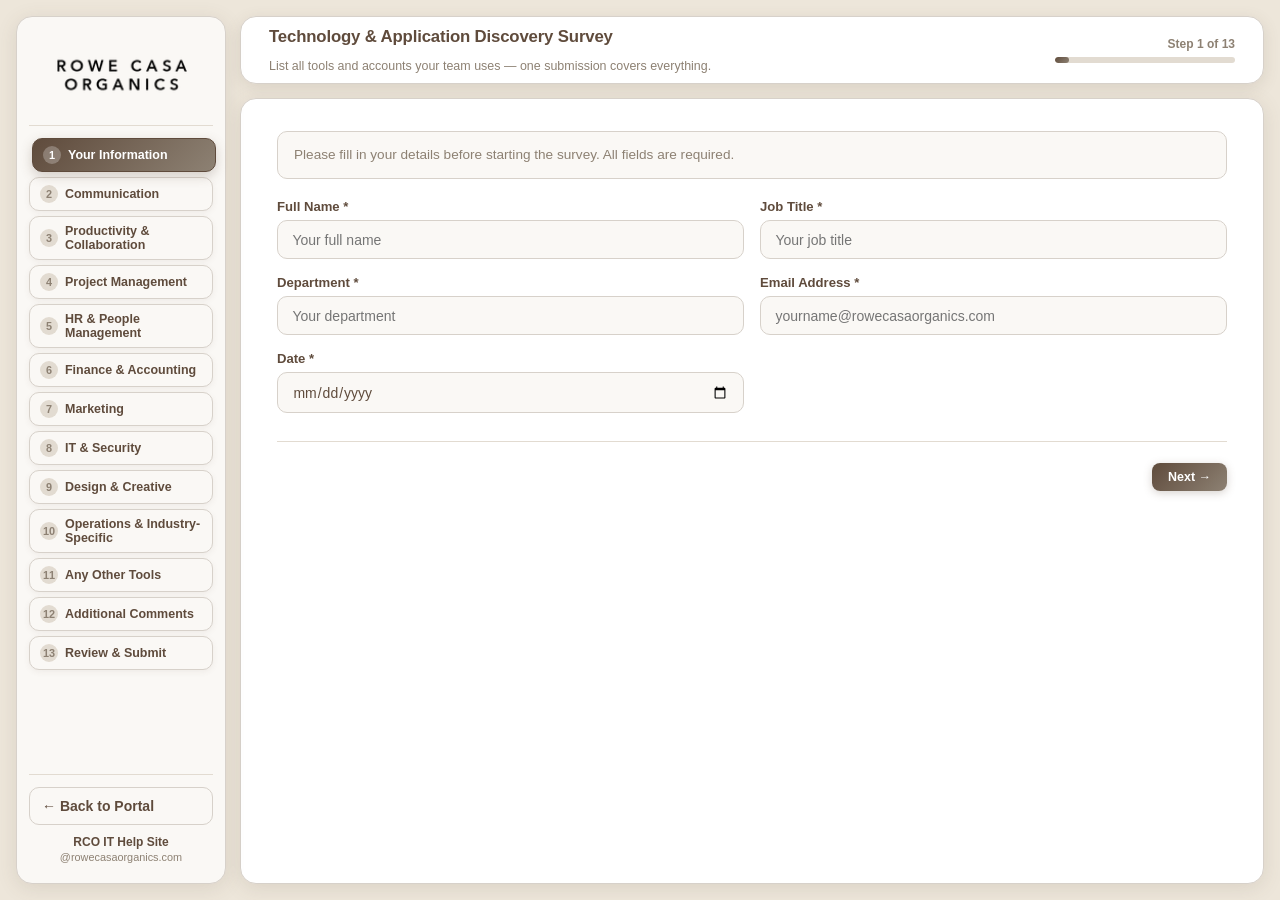
<file: tech-discovery.html>
<!DOCTYPE html>
<html lang="en">
<head>
  <meta charset="UTF-8"/>
  <meta name="viewport" content="width=device-width, initial-scale=1.0"/>
  <title>Technology & Application Discovery Survey — RCO IT</title>
  <link rel="stylesheet" href="../styles.css"/>
</head>
<body>

  <!-- APP SHELL (survey-only layout) -->
  <div class="app-shell">

    <!-- SIDEBAR -->
    <aside class="sidebar">
      <div class="sidebar-logo-wrap">
        <img src="../logo.png" alt="Rowe Casa Organics" class="sidebar-logo"/>
      </div>
      <div class="sidebar-divider"></div>

      <!-- Step nav -->
      <nav class="sidebar-nav" id="stepNav"></nav>

      <div class="sidebar-footer">
        <div class="sidebar-divider"></div>
        <button class="contact-btn" onclick="window.location.href='../index.html'">
          ← Back to Portal
        </button>
        <div class="portal-label">RCO IT Help Site</div>
        <div class="portal-sub">@rowecasaorganics.com</div>
      </div>
    </aside>

    <!-- MAIN WRAP -->
    <div class="main-wrap">

      <!-- TOP BAR -->
      <header class="topbar">
        <div class="topbar-left">
          <div class="topbar-title">Technology & Application Discovery Survey</div>
          <div class="topbar-desc">List all tools and accounts your team uses — one submission covers everything.</div>
        </div>
        <div class="topbar-right">
          <div class="survey-progress-wrap">
            <div class="survey-progress-label">Step <span id="progressCurrent">1</span> of <span id="progressTotal">13</span></div>
            <div class="survey-progress-bar"><div class="survey-progress-fill" id="progressFill" style="width:7.7%"></div></div>
          </div>
        </div>
      </header>

      <!-- CONTENT PANEL -->
      <main class="content-panel">
        <div id="surveyBody"></div>

        <!-- NAV BUTTONS -->
        <div class="survey-nav">
          <button class="clear-btn" id="prevBtn" onclick="surveyNav(-1)">← Previous</button>
          <button class="card-action" id="nextBtn" onclick="surveyNav(1)">Next →</button>
        </div>
      </main>

    </div>
  </div>

  <script>
    // ── Google Apps Script Web App URL ──────────────────
    // Replace with your deployed Apps Script URL after setup
    const SHEET_ENDPOINT = 'https://script.google.com/macros/s/AKfycbxeP-Asvk9kgGx_oz4jMWYOBldaPLM8Tm6S2XfXOfDRat-3KX1UfVXYzEju2Dc7nDwBGg/exec';

    // ── Survey definition ───────────────────────────────
    const SECTIONS = [
      { id: 'info',       title: 'Your Information',              type: 'info' },
      { id: 'comm',       title: 'Communication',                 type: 'tools', examples: 'Email clients, messaging, video conferencing, VoIP — e.g. Slack, Microsoft Teams' },
      { id: 'prod',       title: 'Productivity & Collaboration',  type: 'tools', examples: 'Document creation, file storage, cloud drives, office suites — e.g. Google Workspace, Microsoft 365, Notion, Dropbox' },
      { id: 'pm',         title: 'Project Management',            type: 'tools', examples: 'Task tracking, project planning, ticketing, workflow — e.g. Asana, Monday.com' },
      { id: 'hr',         title: 'HR & People Management',        type: 'tools', examples: 'HRIS, payroll, recruiting/ATS, performance, onboarding — e.g. BambooHR, ADP' },
      { id: 'finance',    title: 'Finance & Accounting',          type: 'tools', examples: 'Accounting, invoicing, expenses, budgeting, billing — e.g. QuickBooks, Expensify' },
      { id: 'marketing',  title: 'Marketing',                     type: 'tools', examples: 'Email marketing, social media, analytics, SEO, ad platforms — e.g. Mailchimp, Hootsuite' },
      { id: 'it',         title: 'IT & Security',                 type: 'tools', examples: 'Password managers, VPN, antivirus, MDM, identity management — e.g. Okta, CrowdStrike' },
      { id: 'design',     title: 'Design & Creative',             type: 'tools', examples: 'Graphic design, video/photo editing, prototyping — e.g. Adobe Creative Cloud, Canva' },
      { id: 'ops',        title: 'Operations & Industry-Specific',type: 'tools', examples: 'ERP, inventory, logistics, shipping, scheduling — e.g. ShipStation, ZebraDesigner' },
      { id: 'other',      title: 'Any Other Tools',               type: 'tools', examples: 'Anything not covered above — free tools, browser extensions, anything downloaded to your computer' },
      { id: 'comments',   title: 'Additional Comments',           type: 'comments' },
      { id: 'review',     title: 'Review & Submit',               type: 'review' },
    ];

    let currentStep = 0;
    let surveyData  = {};

    // ── Build sidebar step nav ──────────────────────────
    function buildStepNav() {
      const nav = document.getElementById('stepNav');
      nav.innerHTML = '';
      SECTIONS.forEach((s, i) => {
        const btn = document.createElement('button');
        btn.className = 'nav-btn step-nav-btn' + (i === 0 ? ' active' : '');
        btn.dataset.step = i;
        btn.innerHTML = `<span class="step-num">${i + 1}</span> ${s.title}`;
        btn.onclick = () => { saveStep(); goToStep(i); };
        nav.appendChild(btn);
      });
      document.getElementById('progressTotal').textContent = SECTIONS.length;
    }

    function updateStepNav(idx) {
      document.querySelectorAll('.step-nav-btn').forEach((b, i) => {
        b.classList.toggle('active', i === idx);
        b.classList.toggle('done', i < idx);
      });
    }

    // ── Tool table ──────────────────────────────────────
    function toolRowHTML(sid, r) {
      const base = `${sid}_r${r}`;
      return `<div class="tool-row" data-row="${r}">
        <input class="ti" type="text" placeholder="e.g. Slack" data-key="${base}_name"/>
        <select class="ti" data-key="${base}_active">
          <option value="">–</option><option>Yes</option><option>No</option>
        </select>
        <select class="ti" data-key="${base}_acct">
          <option value="">–</option><option>Personal</option><option>Shared / Team</option>
        </select>
        <div class="who-cell">
          <label class="check-label"><input type="checkbox" data-key="${base}_alldept"/> Entire Dept.</label>
          <input class="ti ti-sm" type="text" placeholder="or list names / emails" data-key="${base}_who"/>
        </div>
        <input class="ti" type="text" placeholder="e.g. Admin, Viewer" data-key="${base}_perm"/>
        <input class="ti" type="text" placeholder="Optional" data-key="${base}_notes"/>
      </div>`;
    }

    function toolTableHTML(sid) {
      let rows = '';
      for (let r = 0; r < 3; r++) rows += toolRowHTML(sid, r);
      return `<div class="tool-table-wrap" id="table-${sid}">
        <div class="tool-table-header">
          <span>Tool / App Name</span>
          <span>Active?</span>
          <span>Account Type</span>
          <span>Who Uses It?</span>
          <span>Permission Level</span>
          <span>Notes</span>
        </div>
        ${rows}
        <button class="add-row-btn" onclick="addRow('${sid}')">+ Add another tool</button>
      </div>`;
    }

    function addRow(sid) {
      const wrap    = document.getElementById('table-' + sid);
      const addBtn  = wrap.querySelector('.add-row-btn');
      const rowCount = wrap.querySelectorAll('.tool-row').length;
      const div = document.createElement('div');
      div.innerHTML = toolRowHTML(sid, rowCount);
      wrap.insertBefore(div.firstElementChild, addBtn);
      restoreValues(wrap);
    }

    // ── Render ──────────────────────────────────────────
    function renderStep(idx) {
      const sec   = SECTIONS[idx];
      const body  = document.getElementById('surveyBody');
      const total = SECTIONS.length;

      // progress bar
      document.getElementById('progressCurrent').textContent = idx + 1;
      document.getElementById('progressFill').style.width = ((idx + 1) / total * 100) + '%';

      // prev/next
      document.getElementById('prevBtn').style.visibility = idx === 0 ? 'hidden' : 'visible';
      document.getElementById('nextBtn').textContent = idx === total - 1 ? 'Submit Survey ✓' : 'Next →';

      updateStepNav(idx);

      // page content
      if (sec.type === 'info') {
        body.innerHTML = `<div class="survey-page">
          <p class="survey-instruction">Please fill in your details before starting the survey. All fields are required.</p>
          <div class="info-grid">
            <div class="contact-field"><label>Full Name <span class="req">*</span></label>
              <input class="ti" type="text" data-key="info_name" placeholder="Your full name"/></div>
            <div class="contact-field"><label>Job Title <span class="req">*</span></label>
              <input class="ti" type="text" data-key="info_title" placeholder="Your job title"/></div>
            <div class="contact-field"><label>Department <span class="req">*</span></label>
              <input class="ti" type="text" data-key="info_dept" placeholder="Your department"/></div>
            <div class="contact-field"><label>Email Address <span class="req">*</span></label>
              <input class="ti" type="email" data-key="info_email" placeholder="yourname@rowecasaorganics.com"/></div>
            <div class="contact-field"><label>Date <span class="req">*</span></label>
              <input class="ti" type="date" data-key="info_date"/></div>
          </div>
        </div>`;

      } else if (sec.type === 'tools') {
        body.innerHTML = `<div class="survey-page">
          <p class="survey-instruction"><strong>Examples:</strong> ${sec.examples}</p>
          ${toolTableHTML(sec.id)}
        </div>`;

      } else if (sec.type === 'comments') {
        body.innerHTML = `<div class="survey-page">
          <p class="survey-instruction">Anything else we should know? Tools being trialed, tools used by only one person, or anything you're unsure how to categorize.</p>
          <div class="contact-field" style="margin-top:1rem">
            <label>Additional Comments <span style="color:var(--sb-muted);font-weight:400">(optional)</span></label>
            <textarea class="ti" rows="7" data-key="comments" placeholder="Share any extra context here..."></textarea>
          </div>
        </div>`;

      } else if (sec.type === 'review') {
        body.innerHTML = `<div class="survey-page">
          <p class="survey-instruction">Please review your submission details below. Click <strong>Submit Survey</strong> when you're ready — your responses will be sent to the RCO IT team.</p>
          <div class="review-box">
            <div class="review-row"><span>Name</span><strong>${surveyData['info_name'] || '—'}</strong></div>
            <div class="review-row"><span>Job Title</span><strong>${surveyData['info_title'] || '—'}</strong></div>
            <div class="review-row"><span>Department</span><strong>${surveyData['info_dept'] || '—'}</strong></div>
            <div class="review-row"><span>Email</span><strong>${surveyData['info_email'] || '—'}</strong></div>
            <div class="review-row"><span>Date</span><strong>${surveyData['info_date'] || '—'}</strong></div>
          </div>
          <p class="survey-instruction" style="margin-top:1.25rem">
            By submitting you confirm all information is accurate to the best of your knowledge.
          </p>
          <div id="submitStatus" class="contact-status" style="margin-top:0.75rem"></div>
        </div>`;
      }

      restoreValues(body);
      body.scrollTop = 0;
      window.scrollTo(0, 0);
    }

    // ── Save / restore ───────────────────────────────────
    function saveStep() {
      document.querySelectorAll('#surveyBody [data-key]').forEach(el => {
        surveyData[el.dataset.key] = el.type === 'checkbox' ? el.checked : el.value;
      });
    }

    function restoreValues(container) {
      container.querySelectorAll('[data-key]').forEach(el => {
        const v = surveyData[el.dataset.key];
        if (v === undefined) return;
        if (el.type === 'checkbox') el.checked = v;
        else el.value = v;
      });
    }

    // ── Validation ───────────────────────────────────────
    function validateStep(idx) {
      if (idx !== 0) return true; // only validate info step for now
      const required = ['info_name','info_title','info_dept','info_email','info_date'];
      for (const key of required) {
        if (!surveyData[key] || surveyData[key].trim() === '') {
          alert('Please complete all required fields in "Your Information" before continuing.');
          return false;
        }
      }
      return true;
    }

    // ── Navigation ───────────────────────────────────────
    function goToStep(idx) {
      currentStep = idx;
      renderStep(idx);
    }

    function surveyNav(dir) {
      saveStep();
      if (!validateStep(currentStep)) return;
      if (dir === 1 && currentStep === SECTIONS.length - 1) {
        submitSurvey(); return;
      }
      goToStep(currentStep + dir);
    }

    // ── Submit ───────────────────────────────────────────
    async function submitSurvey() {
      const btn = document.getElementById('nextBtn');
      btn.textContent = 'Submitting...';
      btn.disabled = true;

      // Flatten surveyData into a clean payload
      const payload = { ...surveyData, submitted_at: new Date().toISOString() };

      try {
        await fetch(SHEET_ENDPOINT, {
          method: 'POST',
          mode: 'no-cors',
          headers: { 'Content-Type': 'application/json' },
          body: JSON.stringify(payload)
        });
        // no-cors means we can't read the response, so assume success
        showSubmitStatus('success', '✅ Survey submitted successfully! Thank you — the RCO IT team will review your responses.');
        btn.textContent = 'Submitted ✓';
      } catch(e) {
        showSubmitStatus('error', '❌ Submission failed. Please try again or contact itsupport@rowecasaorganics.com.');
        btn.textContent = 'Submit Survey ✓';
        btn.disabled = false;
      }
    }

    function showSubmitStatus(type, msg) {
      const el = document.getElementById('submitStatus');
      if (!el) return;
      el.textContent = msg;
      el.className = 'contact-status ' + type;
    }

    // ── Init ─────────────────────────────────────────────
    buildStepNav();
    renderStep(0);
  </script>

</body>
</html>
</file>
<file: styles.css>
/* =====================
   CSS VARIABLES / THEME
   ===================== */
:root {
  --shell-bg: #ede6da;
  --panel-bg: #ffffff;
  --sidebar-bg: #faf8f5;
  --topbar-bg: #ffffff;

  --sb-text: #5f4b3c;
  --sb-muted: #8d8173;
  --sb-border: #d7d1ca;
  --sb-sep: #e2dbd1;
  --sb-shadow: rgba(95, 75, 60, 0.13);

  --brand-grad: linear-gradient(135deg, #5f4b3c 0%, #8d8173 100%);
  --brand-brown: #5f4b3c;
  --brand-hover-border: #bd9979;
  --brand-soft: rgba(95, 75, 60, 0.08);

  --success: #2ecc8a;
  --warning: #f5a623;
  --success-soft: rgba(46, 204, 138, 0.12);
  --warning-soft: rgba(245, 166, 35, 0.12);
}

body.dark {
  --shell-bg: #1a1d22;
  --panel-bg: #2f343a;
  --sidebar-bg: #262a2f;
  --topbar-bg: #2f343a;
  --sb-text: #f2eee8;
  --sb-muted: #d2c6b9;
  --sb-border: rgba(242, 238, 232, 0.15);
  --sb-sep: rgba(242, 238, 232, 0.12);
  --sb-shadow: rgba(0, 0, 0, 0.35);
  --brand-soft: rgba(242, 238, 232, 0.06);
}

/* =====================
   RESET & BASE
   ===================== */
* { margin: 0; padding: 0; box-sizing: border-box; }
html, body { height: 100%; width: 100%; }

body {
  font-family: "Avenir Next", Avenir, "Segoe UI", Tahoma, Geneva, Verdana, sans-serif;
  background: var(--shell-bg);
  color: var(--sb-text);
  min-height: 100vh;
}

/* Login styles live in login.html (self-contained) */

/* =====================
   APP SHELL
   ===================== */
.app-shell {
  display: flex;
  min-height: 100vh;
  padding: 16px;
  gap: 14px;
}

/* =====================
   SIDEBAR
   ===================== */
.sidebar {
  width: 210px;
  min-width: 210px;
  background: var(--sidebar-bg);
  border: 1px solid var(--sb-border);
  border-radius: 16px;
  display: flex;
  flex-direction: column;
  padding: 20px 12px;
  box-shadow: 0 4px 20px var(--sb-shadow);
  position: sticky;
  top: 16px;
  height: calc(100vh - 32px);
}

.sidebar-logo-wrap {
  display: flex;
  align-items: center;
  justify-content: center;
  padding: 4px 0 16px;
}

.sidebar-logo {
  width: 100%;
  max-width: 135px;
  height: auto;
  display: block;
}

.sidebar-divider {
  height: 1px;
  background: var(--sb-sep);
  margin: 0 0 12px;
}

.sidebar-nav {
  display: flex;
  flex-direction: column;
  gap: 5px;
  flex: 1;
}

/* =====================
   NAV BUTTONS
   ===================== */
.nav-btn {
  display: flex;
  align-items: center;
  gap: 8px;
  width: 100%;
  padding: 10px 12px;
  border-radius: 10px;
  border: 1.5px solid var(--sb-border);
  background: var(--sidebar-bg);
  color: var(--sb-text);
  font-family: inherit;
  font-size: 0.875rem;
  font-weight: 600;
  cursor: pointer;
  text-align: left;
  transition: all 0.18s ease;
  box-shadow: 0 2px 6px rgba(95, 75, 60, 0.07);
}

.nav-btn:hover {
  background: var(--brand-soft);
  border-color: var(--brand-hover-border);
  transform: translateX(3px);
  box-shadow: 0 4px 12px rgba(95, 75, 60, 0.13);
}

.nav-btn.active {
  background: var(--brand-grad);
  border-color: var(--brand-brown);
  color: #ffffff;
  transform: translateX(3px);
  box-shadow: 0 4px 12px rgba(95, 75, 60, 0.25);
}

.nav-icon { font-size: 1rem; }

.sidebar-footer {
  margin-top: auto;
  text-align: center;
}

.contact-btn {
  width: 100%;
  padding: 10px 12px;
  border-radius: 10px;
  border: 1px solid var(--sb-border);
  background: transparent;
  color: var(--sb-text);
  font-family: inherit;
  font-size: 0.875rem;
  font-weight: 600;
  cursor: pointer;
  text-align: left;
  transition: all 0.18s ease;
  margin-bottom: 10px;
  display: flex;
  align-items: center;
  gap: 8px;
}

.contact-btn:hover {
  background: var(--brand-soft);
  border-color: var(--brand-hover-border);
}

.contact-btn.active {
  background: var(--brand-grad);
  border-color: var(--brand-brown);
  color: #ffffff;
}

.portal-label {
  font-size: 0.75rem;
  font-weight: 700;
  color: var(--sb-text);
  margin-top: 10px;
}

.portal-sub {
  font-size: 0.68rem;
  color: var(--sb-muted);
  margin-top: 2px;
}

/* =====================
   MAIN WRAP
   ===================== */
.main-wrap {
  flex: 1;
  display: flex;
  flex-direction: column;
  gap: 14px;
  min-width: 0;
}

/* =====================
   TOP BAR
   ===================== */
.topbar {
  background: var(--topbar-bg);
  border: 1px solid var(--sb-border);
  border-radius: 16px;
  padding: 0 1.75rem;
  min-height: 68px;
  display: flex;
  align-items: center;
  justify-content: space-between;
  box-shadow: 0 4px 16px var(--sb-shadow);
  flex-shrink: 0;
  gap: 1rem;
}

.topbar-left {
  display: flex;
  align-items: baseline;
  gap: 0.75rem;
  flex-wrap: wrap;
  flex-direction: row;
}

.topbar-title {
  font-size: 1.05rem;
  font-weight: 800;
  color: var(--sb-text);
  letter-spacing: -0.01em;
}

.topbar-desc {
  font-size: 0.78rem;
  color: var(--sb-muted);
  font-weight: 400;
  white-space: nowrap;
}

.topbar-right {
  display: flex;
  align-items: center;
  gap: 0.75rem;
  flex-shrink: 0;
}

.topbar-user {
  font-size: 0.8rem;
  color: var(--sb-muted);
}

.sign-btn {
  background: var(--brand-grad);
  color: #fff;
  border: 2px solid var(--brand-brown);
  padding: 0.42rem 1.1rem;
  border-radius: 8px;
  font-size: 0.82rem;
  font-weight: 700;
  cursor: pointer;
  font-family: inherit;
  transition: opacity 0.18s;
  white-space: nowrap;
}

.sign-btn:hover { opacity: 0.88; }

/* =====================
   CONTENT PANEL
   ===================== */
.content-panel {
  background: var(--panel-bg);
  border: 1px solid var(--sb-border);
  border-radius: 16px;
  flex: 1;
  padding: 2rem 2.25rem;
  box-shadow: 0 4px 20px var(--sb-shadow);
  overflow-y: auto;
}

/* =====================
   SECTIONS
   ===================== */
.section { display: none; }
.section.active { display: block; }

.section-intro {
  margin-bottom: 1.75rem;
  padding-bottom: 1.25rem;
  border-bottom: 1px solid var(--sb-sep);
}

.section-intro h2 {
  font-size: 1.3rem;
  font-weight: 800;
  color: var(--sb-text);
  letter-spacing: -0.02em;
  margin-bottom: 0.3rem;
}

.section-intro p {
  color: var(--sb-muted);
  font-size: 0.875rem;
  line-height: 1.55;
}

/* =====================
   CARDS
   ===================== */
.cards {
  display: grid;
  grid-template-columns: repeat(auto-fill, minmax(270px, 1fr));
  gap: 1.15rem;
}

.card {
  border: 1.5px solid var(--sb-border);
  border-radius: 16px;
  padding: 1.5rem;
  display: flex;
  flex-direction: column;
  gap: 0.9rem;
  position: relative;
  overflow: hidden;
  transition: border-color 0.2s, transform 0.2s, box-shadow 0.2s;
  cursor: default;
}

.card.brown {
  background: linear-gradient(145deg, #ffffff 0%, #ede8e2 100%);
  box-shadow: 0 4px 6px rgba(95,75,60,0.06), 0 10px 30px rgba(95,75,60,0.1);
}
.card.green {
  background: linear-gradient(145deg, #ffffff 0%, #f0faf6 100%);
  box-shadow: 0 4px 6px rgba(46,204,138,0.06), 0 10px 30px rgba(46,204,138,0.1);
}
.card.yellow {
  background: linear-gradient(145deg, #ffffff 0%, #fdf8ee 100%);
  box-shadow: 0 4px 6px rgba(245,166,35,0.06), 0 10px 30px rgba(245,166,35,0.1);
}

body.dark .card.brown  { background: linear-gradient(145deg, #33383f 0%, #2e3238 100%); }
body.dark .card.green  { background: linear-gradient(145deg, #33383f 0%, #2a3530 100%); }
body.dark .card.yellow { background: linear-gradient(145deg, #33383f 0%, #352e28 100%); }

.card:hover {
  border-color: var(--brand-hover-border);
  transform: translateY(-3px);
}

.card.brown:hover  { box-shadow: 0 8px 12px rgba(95,75,60,0.08),  0 20px 48px rgba(95,75,60,0.14); }
.card.green:hover  { box-shadow: 0 8px 12px rgba(46,204,138,0.08), 0 20px 48px rgba(46,204,138,0.13); }
.card.yellow:hover { box-shadow: 0 8px 12px rgba(245,166,35,0.08), 0 20px 48px rgba(245,166,35,0.13); }

.card::before {
  content: '';
  position: absolute;
  top: 0; left: 0; right: 0;
  height: 4px;
  border-radius: 16px 16px 0 0;
}

.card.brown::before  { background: var(--brand-grad); }
.card.green::before  { background: linear-gradient(90deg, #2ecc8a, #1aaf72); }
.card.yellow::before { background: linear-gradient(90deg, #f5a623, #e08c0a); }

.card-top {
  display: flex;
  align-items: flex-start;
  justify-content: flex-end;
}

.card-status {
  font-size: 0.68rem;
  font-weight: 700;
  padding: 0.22rem 0.58rem;
  border-radius: 999px;
  letter-spacing: 0.05em;
  text-transform: uppercase;
}

.status-active { background: var(--success-soft); color: var(--success); }
.status-draft  { background: var(--warning-soft);  color: var(--warning); }

.card h3 {
  font-size: 0.95rem;
  font-weight: 700;
  line-height: 1.35;
  color: var(--sb-text);
}

.card p {
  font-size: 0.83rem;
  color: var(--sb-muted);
  line-height: 1.6;
  flex: 1;
}

.card-meta {
  display: flex;
  align-items: center;
  justify-content: space-between;
  padding-top: 0.7rem;
  border-top: 1px solid var(--sb-sep);
}

.card-meta-left { display: flex; flex-direction: column; gap: 0.1rem; }
.meta-label { font-size: 0.7rem; color: var(--sb-muted); }
.meta-value { font-size: 0.8rem; font-weight: 700; color: var(--sb-text); }

.card-action {
  background: var(--brand-grad);
  color: #fff;
  border: none;
  padding: 0.42rem 1rem;
  border-radius: 8px;
  font-size: 0.78rem;
  font-weight: 700;
  cursor: pointer;
  font-family: inherit;
  transition: opacity 0.18s, transform 0.18s;
  white-space: nowrap;
  box-shadow: 0 2px 8px rgba(95, 75, 60, 0.25);
}

.card-action:hover {
  opacity: 0.88;
  transform: translateY(-1px);
}

.card-action.disabled {
  background: var(--sb-sep);
  color: var(--sb-muted);
  cursor: not-allowed;
  box-shadow: none;
  transform: none;
  opacity: 1;
}

/* =====================
   EMPTY STATE
   ===================== */
.empty-state {
  display: flex;
  flex-direction: column;
  align-items: center;
  justify-content: center;
  text-align: center;
  padding: 5rem 2rem;
  gap: 0.75rem;
}

.empty-icon { font-size: 3rem; }

.empty-state h3 {
  font-size: 1.1rem;
  font-weight: 700;
  color: var(--sb-text);
}

.empty-state p {
  font-size: 0.875rem;
  color: var(--sb-muted);
  max-width: 340px;
  line-height: 1.55;
  margin-bottom: 0.25rem;
}

/* =====================
   CONTACT FORM
   ===================== */
.contact-form-wrap {
  max-width: 580px;
  display: flex;
  flex-direction: column;
  gap: 1.1rem;
}

.contact-field {
  display: flex;
  flex-direction: column;
  gap: 0.4rem;
}

.contact-field label {
  font-size: 0.82rem;
  font-weight: 700;
  color: var(--sb-text);
}

.contact-field input,
.contact-field textarea {
  background: var(--sidebar-bg);
  border: 1.5px solid var(--sb-border);
  border-radius: 10px;
  padding: 0.65rem 0.9rem;
  font-size: 0.875rem;
  font-family: inherit;
  color: var(--sb-text);
  transition: border-color 0.18s, box-shadow 0.18s;
  resize: vertical;
  outline: none;
}

.contact-field input:focus,
.contact-field textarea:focus {
  border-color: var(--brand-hover-border);
  box-shadow: 0 0 0 3px rgba(189, 153, 121, 0.15);
}

.contact-field input[readonly] {
  color: var(--sb-muted);
  cursor: default;
}

.contact-actions {
  display: flex;
  align-items: center;
  gap: 0.75rem;
  padding-top: 0.25rem;
}

.clear-btn {
  background: transparent;
  border: 1.5px solid var(--sb-border);
  color: var(--sb-muted);
  padding: 0.42rem 0.9rem;
  border-radius: 8px;
  font-size: 0.78rem;
  font-weight: 700;
  cursor: pointer;
  font-family: inherit;
  transition: all 0.18s;
}

.clear-btn:hover {
  border-color: var(--brand-hover-border);
  color: var(--sb-text);
}

.contact-status {
  font-size: 0.85rem;
  font-weight: 600;
  padding: 0.65rem 1rem;
  border-radius: 10px;
  display: none;
}

.contact-status.success {
  display: block;
  background: var(--success-soft);
  color: var(--success);
  border: 1px solid rgba(46, 204, 138, 0.25);
}

.contact-status.error {
  display: block;
  background: rgba(220, 80, 60, 0.1);
  color: #c0392b;
  border: 1px solid rgba(220, 80, 60, 0.2);
}

/* =====================
   LOCK OVERLAY
   ===================== */
.lock-overlay {
  position: fixed;
  inset: 0;
  background: rgba(0, 0, 0, 0.45);
  backdrop-filter: blur(8px);
  z-index: 200;
  display: flex;
  align-items: center;
  justify-content: center;
  padding: 1rem;
}

.lock-modal {
  background: var(--panel-bg);
  border: 1.5px solid var(--sb-border);
  border-radius: 20px;
  padding: 2.5rem 2rem;
  max-width: 400px;
  width: 100%;
  text-align: center;
  display: flex;
  flex-direction: column;
  align-items: center;
  gap: 1rem;
  box-shadow: 0 20px 60px rgba(0,0,0,0.2);
}

.lock-modal .lock-icon {
  width: 60px;
  height: 60px;
  background: var(--brand-soft);
  border-radius: 50%;
  display: flex;
  align-items: center;
  justify-content: center;
  font-size: 1.75rem;
}

.lock-modal h2 {
  font-size: 1.3rem;
  font-weight: 800;
  color: var(--sb-text);
}

.lock-modal p {
  color: var(--sb-muted);
  font-size: 0.88rem;
  line-height: 1.6;
}

.domain-note {
  background: var(--sidebar-bg);
  border: 1px solid var(--sb-border);
  border-radius: 8px;
  padding: 0.55rem 1rem;
  font-size: 0.8rem;
  color: var(--sb-muted);
  width: 100%;
}

.domain-note strong { color: var(--sb-text); }

.google-btn {
  width: 100%;
  background: #fff;
  color: #1f1f1f;
  border: 1.5px solid #d7d1ca;
  padding: 0.72rem 1rem;
  border-radius: 10px;
  font-size: 0.88rem;
  font-weight: 700;
  cursor: pointer;
  display: flex;
  align-items: center;
  justify-content: center;
  gap: 0.6rem;
  transition: opacity 0.18s;
  font-family: inherit;
  margin-top: 0.25rem;
}

.google-btn:hover { opacity: 0.88; }
.google-btn img { width: 20px; height: 20px; }

/* =====================
   STEP NAV (survey sidebar)
   ===================== */
.step-nav-btn {
  font-size: 0.78rem !important;
  padding: 7px 10px !important;
  gap: 7px !important;
}

.step-num {
  display: inline-flex;
  align-items: center;
  justify-content: center;
  width: 18px;
  height: 18px;
  border-radius: 50%;
  background: var(--sb-sep);
  color: var(--sb-muted);
  font-size: 0.68rem;
  font-weight: 800;
  flex-shrink: 0;
  transition: background 0.18s, color 0.18s;
}

.step-nav-btn.active .step-num {
  background: rgba(255,255,255,0.25);
  color: #fff;
}

.step-nav-btn.done {
  opacity: 0.7;
}

.step-nav-btn.done .step-num {
  background: var(--brand-hover-border);
  color: #fff;
}

.completed-card { max-width: 420px; }

/* =====================
   SURVEY LAYOUT
   ===================== */
.survey-intro-row {
  display: flex;
  align-items: flex-start;
  justify-content: space-between;
  gap: 1.5rem;
  flex-wrap: wrap;
}

.back-btn {
  background: none;
  border: none;
  color: var(--sb-muted);
  font-family: inherit;
  font-size: 0.8rem;
  font-weight: 600;
  cursor: pointer;
  padding: 0 0 0.5rem;
  transition: color 0.15s;
}
.back-btn:hover { color: var(--brand-brown); }

.survey-progress-wrap {
  min-width: 180px;
  text-align: right;
}

.survey-progress-label {
  font-size: 0.75rem;
  color: var(--sb-muted);
  margin-bottom: 6px;
  font-weight: 600;
}

.survey-progress-bar {
  height: 6px;
  background: var(--sb-sep);
  border-radius: 999px;
  overflow: hidden;
}

.survey-progress-fill {
  height: 100%;
  background: var(--brand-grad);
  border-radius: 999px;
  transition: width 0.35s ease;
}

/* step dots */
.survey-steps {
  display: flex;
  gap: 6px;
  flex-wrap: wrap;
  margin: 1.25rem 0 1.5rem;
}

.step-dot {
  width: 10px;
  height: 10px;
  border-radius: 50%;
  background: var(--sb-sep);
  border: 1.5px solid var(--sb-border);
  cursor: pointer;
  transition: background 0.18s, transform 0.18s;
  flex-shrink: 0;
}
.step-dot:hover { transform: scale(1.25); }
.step-dot.done   { background: var(--brand-hover-border); border-color: var(--brand-hover-border); }
.step-dot.active { background: var(--brand-brown); border-color: var(--brand-brown); transform: scale(1.35); }

/* survey page */
.survey-page { animation: fadeIn 0.2s ease; }
@keyframes fadeIn { from { opacity: 0; transform: translateY(6px); } to { opacity: 1; transform: none; } }

.survey-instruction {
  font-size: 0.85rem;
  color: var(--sb-muted);
  margin-bottom: 1.25rem;
  line-height: 1.6;
  background: var(--sidebar-bg);
  border: 1px solid var(--sb-border);
  border-radius: 10px;
  padding: 0.75rem 1rem;
}

.info-grid {
  display: grid;
  grid-template-columns: 1fr 1fr;
  gap: 1rem;
}

/* tool table */
.tool-table-wrap { overflow-x: auto; }

.tool-table-header {
  display: grid;
  grid-template-columns: 2fr 0.7fr 1fr 2fr 1.2fr 1.5fr;
  gap: 8px;
  padding: 0 6px 8px;
  font-size: 0.72rem;
  font-weight: 700;
  color: var(--sb-muted);
  text-transform: uppercase;
  letter-spacing: 0.04em;
  border-bottom: 1px solid var(--sb-sep);
  margin-bottom: 8px;
  min-width: 720px;
}

.tool-row {
  display: grid;
  grid-template-columns: 2fr 0.7fr 1fr 2fr 1.2fr 1.5fr;
  gap: 8px;
  align-items: center;
  padding: 6px;
  border-radius: 8px;
  min-width: 720px;
  transition: background 0.15s;
}
.tool-row:hover { background: var(--sidebar-bg); }

.ti {
  width: 100%;
  background: var(--panel-bg);
  border: 1.5px solid var(--sb-border);
  border-radius: 7px;
  padding: 0.38rem 0.6rem;
  font-size: 0.8rem;
  font-family: inherit;
  color: var(--sb-text);
  outline: none;
  transition: border-color 0.15s;
}
.ti:focus { border-color: var(--brand-hover-border); }

.ti-sm { font-size: 0.75rem; margin-top: 4px; }

.who-cell {
  display: flex;
  flex-direction: column;
  gap: 4px;
}

.who-checks {
  display: flex;
  gap: 10px;
  align-items: center;
}

.check-label {
  display: flex;
  align-items: center;
  gap: 5px;
  font-size: 0.75rem;
  color: var(--sb-muted);
  font-weight: 600;
  cursor: pointer;
  white-space: nowrap;
}

.add-row-btn {
  margin-top: 10px;
  background: none;
  border: 1.5px dashed var(--sb-border);
  color: var(--sb-muted);
  border-radius: 8px;
  padding: 0.45rem 1rem;
  font-size: 0.8rem;
  font-weight: 600;
  font-family: inherit;
  cursor: pointer;
  width: 100%;
  transition: all 0.15s;
  min-width: 720px;
}
.add-row-btn:hover { border-color: var(--brand-hover-border); color: var(--brand-brown); }

/* survey nav */
.survey-nav {
  display: flex;
  justify-content: space-between;
  align-items: center;
  margin-top: 1.75rem;
  padding-top: 1.25rem;
  border-top: 1px solid var(--sb-sep);
}

/* review box */
.review-box {
  background: var(--sidebar-bg);
  border: 1.5px solid var(--sb-border);
  border-radius: 12px;
  padding: 1.25rem 1.5rem;
  display: flex;
  flex-direction: column;
  gap: 0.75rem;
  max-width: 480px;
  margin-top: 1rem;
}

.review-row {
  display: flex;
  justify-content: space-between;
  font-size: 0.875rem;
  gap: 1rem;
}
.review-row span { color: var(--sb-muted); }
.review-row strong { color: var(--sb-text); text-align: right; }

/* =====================
   RESPONSIVE
   ===================== */
@media (max-width: 900px) {
  .app-shell { padding: 12px; gap: 10px; }
  .sidebar { width: 185px; min-width: 185px; }
}

@media (max-width: 700px) {
  .app-shell { flex-direction: column; padding: 10px; gap: 10px; }
  .sidebar {
    width: 100%; min-width: unset; height: auto;
    position: static; flex-direction: row;
    align-items: center; padding: 10px 14px;
    gap: 10px; flex-wrap: wrap;
  }
  .sidebar-logo-wrap { padding: 0; }
  .sidebar-logo { max-width: 75px; }
  .sidebar-divider { display: none; }
  .sidebar-nav { flex-direction: row; flex: 1; gap: 5px; }
  .nav-btn { flex: 1; justify-content: center; font-size: 0.75rem; padding: 8px 4px; }
  .nav-icon { display: none; }
  .sidebar-footer { display: none; }
  .content-panel { padding: 1.25rem; }
  .topbar { padding: 0.75rem 1.25rem; min-height: unset; }
}

@media (max-width: 480px) {
  .cards { grid-template-columns: 1fr; }
  .card-meta { flex-direction: column; align-items: flex-start; gap: 0.6rem; }
  .card-action { width: 100%; text-align: center; }
  .topbar-user { display: none; }
  .topbar-desc { display: none; }
}
</file>
